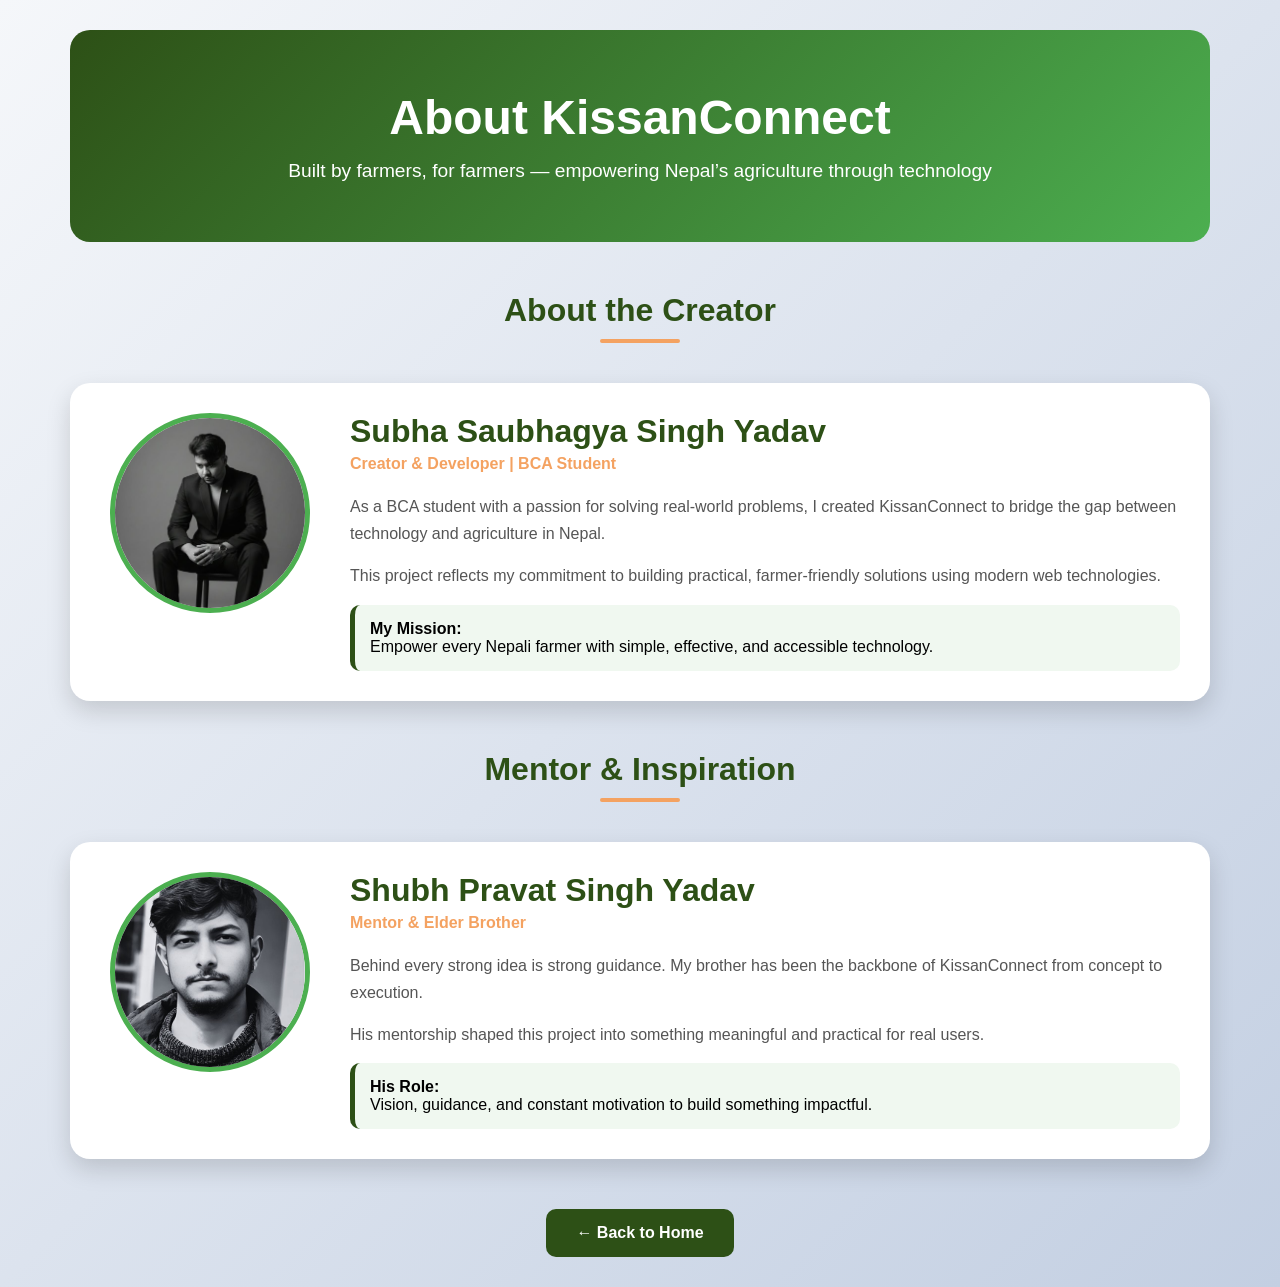
<file: public/about.html>
<!DOCTYPE html>
<html lang="en">
<head>
<meta charset="UTF-8">
<meta name="viewport" content="width=device-width, initial-scale=1.0">
<title>About Us - KissanConnect</title>

<style>
/* ===== RESET ===== */
* {
    margin: 0;
    padding: 0;
    box-sizing: border-box;
}

body {
    font-family: Arial, Helvetica, sans-serif;
    background: linear-gradient(135deg, #f5f7fa, #c3cfe2);
    min-height: 100vh;
}

/* ===== COLORS ===== */
:root {
    --green: #2d5016;
    --light-green: #4caf50;
    --yellow: #f4a261;
}

/* ===== LAYOUT ===== */
.container {
    max-width: 1200px;
    margin: auto;
    padding: 30px;
}

/* ===== HERO ===== */
.hero {
    background: linear-gradient(135deg, var(--green), var(--light-green));
    color: white;
    padding: 60px 30px;
    text-align: center;
    border-radius: 20px;
    margin-bottom: 50px;
}

.hero h1 {
    font-size: 3rem;
    margin-bottom: 15px;
}

.hero p {
    font-size: 1.2rem;
}

/* ===== SECTION TITLE ===== */
.section-title {
    text-align: center;
    font-size: 2rem;
    color: var(--green);
    margin-bottom: 40px;
    position: relative;
}

.section-title::after {
    content: "";
    width: 80px;
    height: 4px;
    background: var(--yellow);
    display: block;
    margin: 10px auto 0;
    border-radius: 5px;
}

/* ===== PROFILE CARD ===== */
.card {
    background: white;
    border-radius: 20px;
    padding: 30px;
    display: grid;
    grid-template-columns: 220px 1fr;
    gap: 30px;
    box-shadow: 0 10px 25px rgba(0,0,0,0.15);
    margin-bottom: 50px;
}

/* ===== PHOTO ===== */
.photo-wrapper {
    text-align: center;
}

.photo {
    width: 200px;
    height: 200px;
    border-radius: 50%;
    overflow: hidden;
    margin: auto;
    border: 5px solid var(--light-green);
}

.photo img {
    width: 100%;
    height: 100%;
    object-fit: cover;
    display: block;
}

/* ===== CONTENT ===== */
.card h2 {
    color: var(--green);
    font-size: 2rem;
    margin-bottom: 5px;
}

.role {
    color: var(--yellow);
    font-weight: bold;
    margin-bottom: 20px;
}

.text p {
    color: #555;
    line-height: 1.7;
    margin-bottom: 15px;
}

.highlight {
    background: #f0f8f0;
    border-left: 5px solid var(--green);
    padding: 15px;
    border-radius: 10px;
}

/* ===== BUTTON ===== */
.back {
    display: block;
    width: fit-content;
    margin: auto;
    margin-top: 40px;
    padding: 15px 30px;
    background: var(--green);
    color: white;
    text-decoration: none;
    border-radius: 10px;
    font-weight: bold;
}

/* ===== RESPONSIVE ===== */
@media (max-width: 768px) {
    .card {
        grid-template-columns: 1fr;
        text-align: center;
    }

    .photo {
        width: 150px;
        height: 150px;
    }
}
</style>
</head>

<body>

<div class="container">

    <!-- HERO -->
    <div class="hero">
        <h1>About KissanConnect</h1>
        <p>Built by farmers, for farmers — empowering Nepal’s agriculture through technology</p>
    </div>

    <!-- CREATOR -->
    <h2 class="section-title">About the Creator</h2>

    <div class="card">
        <div class="photo-wrapper">
            <div class="photo">
                <!-- IMAGE WILL SHOW -->
                <img src="./saugat.jpg">
            </div>
        </div>

        <div class="text">
            <h2>Subha Saubhagya Singh Yadav</h2>
            <div class="role">Creator & Developer | BCA Student</div>

            <p>
                As a BCA student with a passion for solving real-world problems, I created
                KissanConnect to bridge the gap between technology and agriculture in Nepal.
            </p>

            <p>
                This project reflects my commitment to building practical, farmer-friendly
                solutions using modern web technologies.
            </p>

            <div class="highlight">
                <strong>My Mission:</strong><br>
                Empower every Nepali farmer with simple, effective, and accessible technology.
            </div>
        </div>
    </div>

    <!-- MENTOR -->
    <h2 class="section-title">Mentor & Inspiration</h2>

    <div class="card">
        <div class="photo-wrapper">
            <div class="photo">
                <!-- IMAGE WILL SHOW -->
                <img src="./shubh.jpg">

            </div>
        </div>

        <div class="text">
            <h2>Shubh Pravat Singh Yadav</h2>
            <div class="role">Mentor & Elder Brother</div>

            <p>
                Behind every strong idea is strong guidance. My brother has been the backbone
                of KissanConnect from concept to execution.
            </p>

            <p>
                His mentorship shaped this project into something meaningful and practical
                for real users.
            </p>

            <div class="highlight">
                <strong>His Role:</strong><br>
                Vision, guidance, and constant motivation to build something impactful.
            </div>
        </div>
    </div>

    <a href="index.html" class="back">← Back to Home</a>

</div>

</body>
</html>
</file>
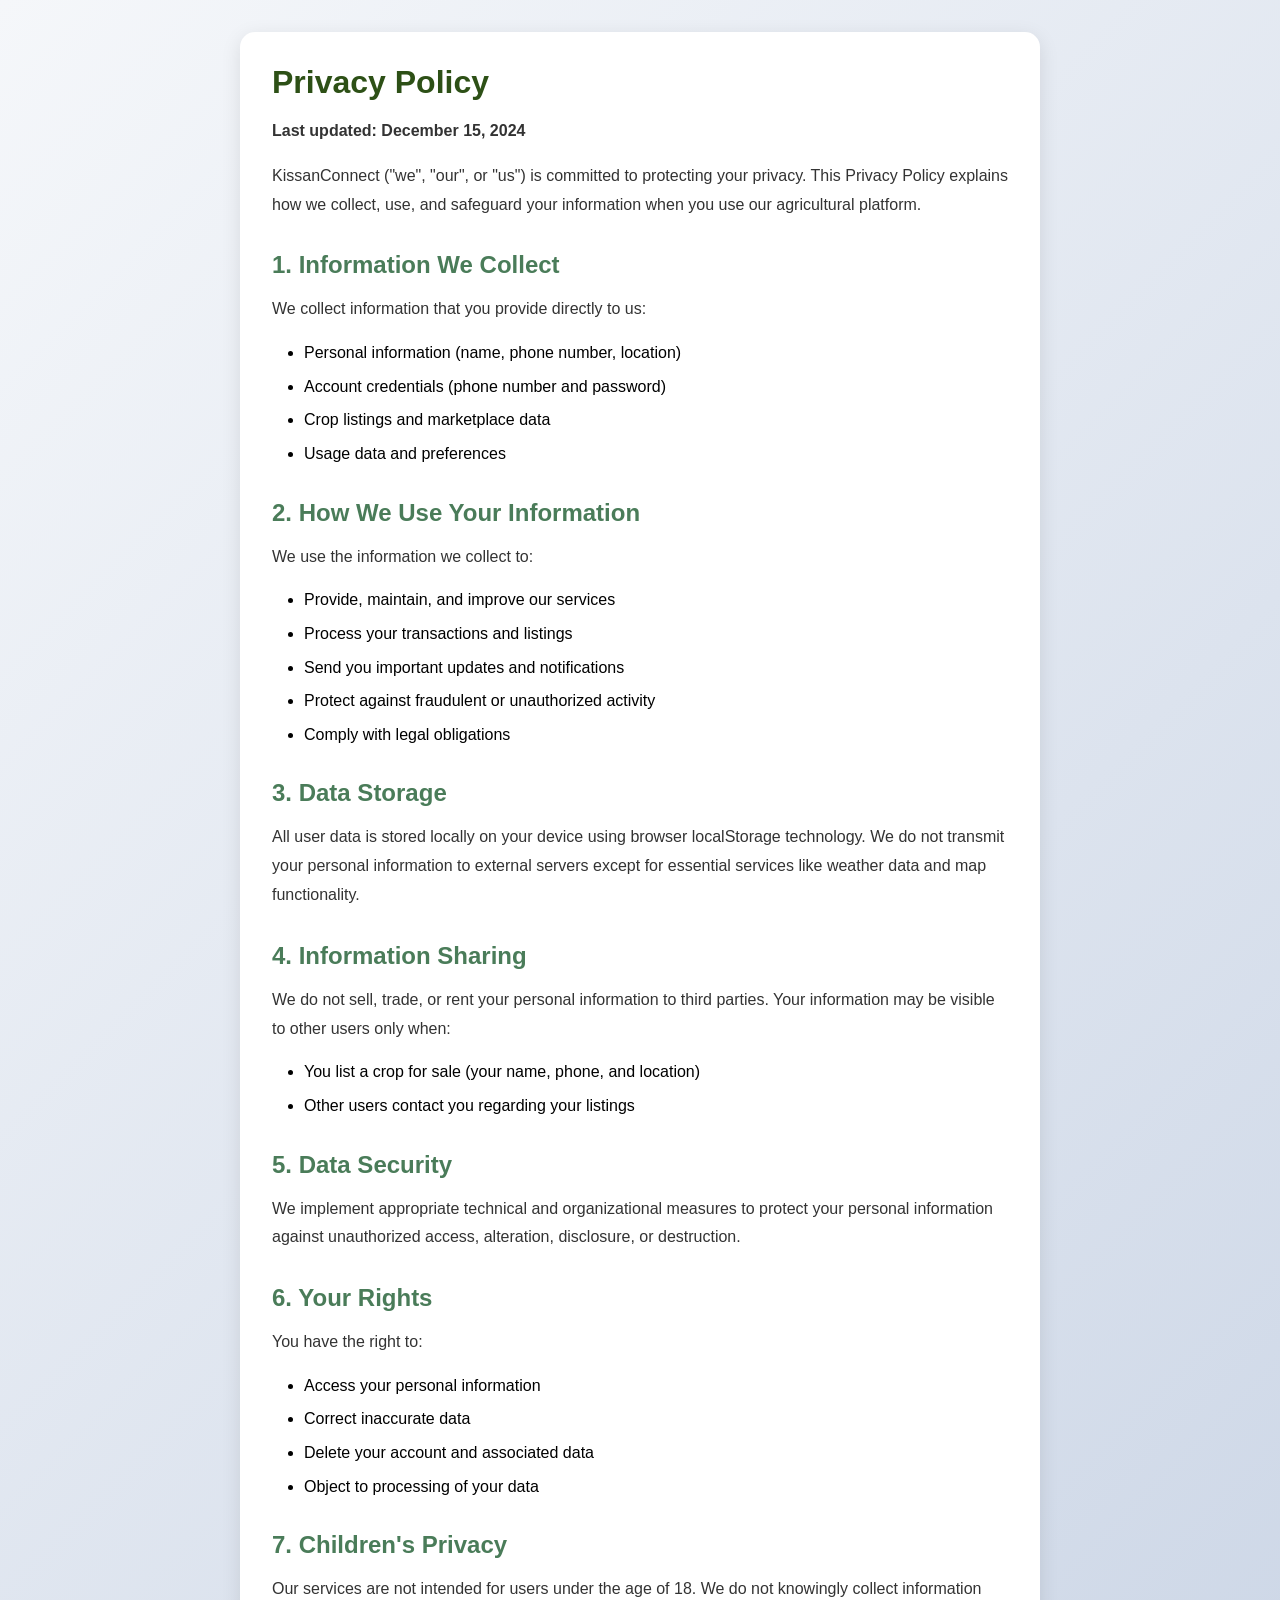
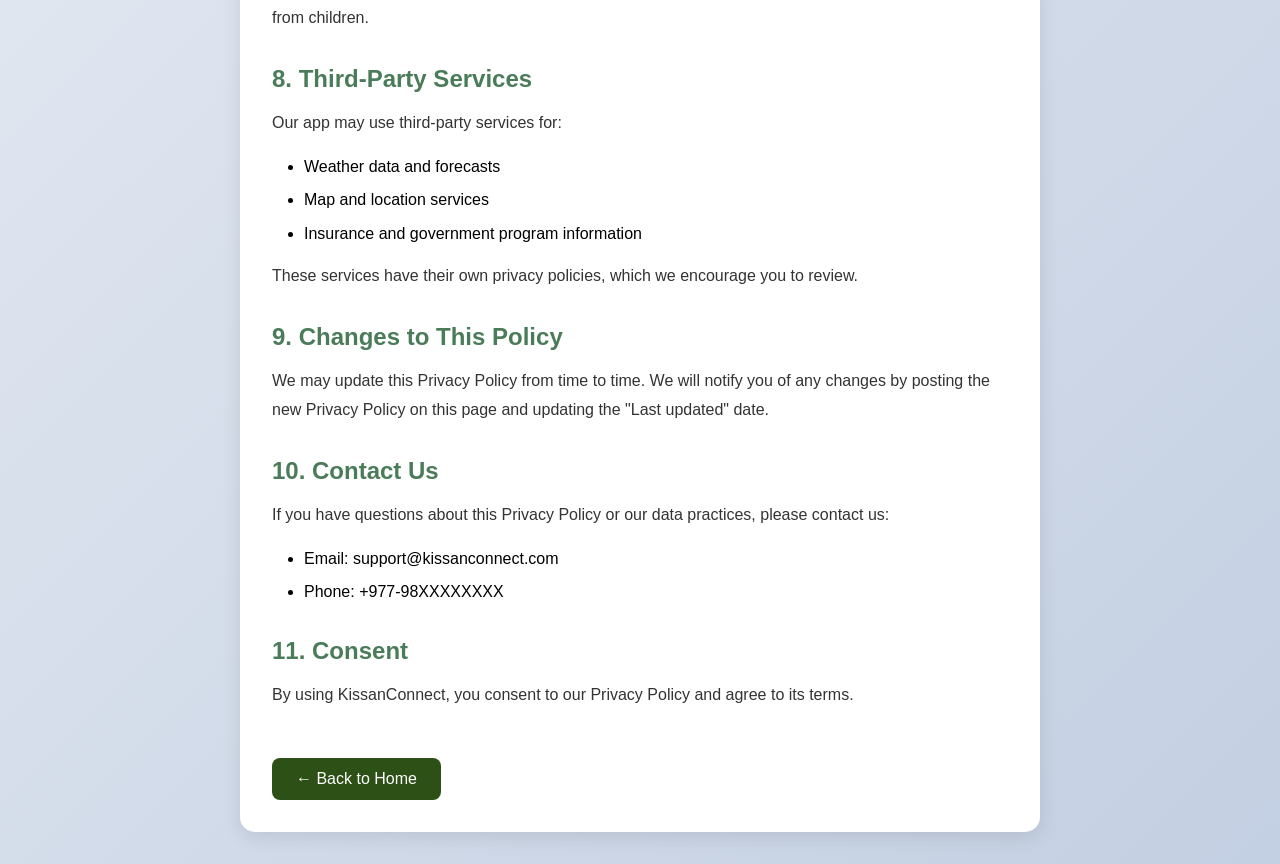
<file: public/privacy-policy.html>
<!DOCTYPE html>
<html lang="en">
<head>
    <meta charset="UTF-8">
    <meta name="viewport" content="width=device-width, initial-scale=1.0">
    <title>Privacy Policy - KissanConnect</title>
    <link rel="stylesheet" href="FC.css">
    <style>
        .privacy-container {
            max-width: 800px;
            margin: 2rem auto;
            padding: 2rem;
            background: white;
            border-radius: 15px;
            box-shadow: 0 5px 20px rgba(0, 0, 0, 0.1);
        }
        .privacy-container h1 {
            color: var(--primary-green);
            margin-bottom: 1rem;
        }
        .privacy-container h2 {
            color: var(--light-green);
            margin-top: 2rem;
            margin-bottom: 1rem;
        }
        .privacy-container p {
            line-height: 1.8;
            margin-bottom: 1rem;
            color: #333;
        }
        .privacy-container ul {
            margin-left: 2rem;
            margin-bottom: 1rem;
        }
        .privacy-container li {
            margin-bottom: 0.5rem;
            line-height: 1.6;
        }
        .back-button {
            display: inline-block;
            margin-top: 2rem;
            padding: 0.75rem 1.5rem;
            background: var(--primary-green);
            color: white;
            text-decoration: none;
            border-radius: 8px;
            transition: all 0.3s;
        }
        .back-button:hover {
            background: var(--light-green);
            transform: translateY(-2px);
        }
    </style>
</head>
<body>
    <div class="privacy-container">
        <h1>Privacy Policy</h1>
        <p><strong>Last updated: December 15, 2024</strong></p>
        
        <p>KissanConnect ("we", "our", or "us") is committed to protecting your privacy. This Privacy Policy explains how we collect, use, and safeguard your information when you use our agricultural platform.</p>
        
        <h2>1. Information We Collect</h2>
        <p>We collect information that you provide directly to us:</p>
        <ul>
            <li>Personal information (name, phone number, location)</li>
            <li>Account credentials (phone number and password)</li>
            <li>Crop listings and marketplace data</li>
            <li>Usage data and preferences</li>
        </ul>
        
        <h2>2. How We Use Your Information</h2>
        <p>We use the information we collect to:</p>
        <ul>
            <li>Provide, maintain, and improve our services</li>
            <li>Process your transactions and listings</li>
            <li>Send you important updates and notifications</li>
            <li>Protect against fraudulent or unauthorized activity</li>
            <li>Comply with legal obligations</li>
        </ul>
        
        <h2>3. Data Storage</h2>
        <p>All user data is stored locally on your device using browser localStorage technology. We do not transmit your personal information to external servers except for essential services like weather data and map functionality.</p>
        
        <h2>4. Information Sharing</h2>
        <p>We do not sell, trade, or rent your personal information to third parties. Your information may be visible to other users only when:</p>
        <ul>
            <li>You list a crop for sale (your name, phone, and location)</li>
            <li>Other users contact you regarding your listings</li>
        </ul>
        
        <h2>5. Data Security</h2>
        <p>We implement appropriate technical and organizational measures to protect your personal information against unauthorized access, alteration, disclosure, or destruction.</p>
        
        <h2>6. Your Rights</h2>
        <p>You have the right to:</p>
        <ul>
            <li>Access your personal information</li>
            <li>Correct inaccurate data</li>
            <li>Delete your account and associated data</li>
            <li>Object to processing of your data</li>
        </ul>
        
        <h2>7. Children's Privacy</h2>
        <p>Our services are not intended for users under the age of 18. We do not knowingly collect information from children.</p>
        
        <h2>8. Third-Party Services</h2>
        <p>Our app may use third-party services for:</p>
        <ul>
            <li>Weather data and forecasts</li>
            <li>Map and location services</li>
            <li>Insurance and government program information</li>
        </ul>
        <p>These services have their own privacy policies, which we encourage you to review.</p>
        
        <h2>9. Changes to This Policy</h2>
        <p>We may update this Privacy Policy from time to time. We will notify you of any changes by posting the new Privacy Policy on this page and updating the "Last updated" date.</p>
        
        <h2>10. Contact Us</h2>
        <p>If you have questions about this Privacy Policy or our data practices, please contact us:</p>
        <ul>
            <li>Email: support@kissanconnect.com</li>
            <li>Phone: +977-98XXXXXXXX</li>
        </ul>
        
        <h2>11. Consent</h2>
        <p>By using KissanConnect, you consent to our Privacy Policy and agree to its terms.</p>
        
        <a href="index.html" class="back-button">← Back to Home</a>
    </div>
</body>
</html>
</file>
<file: public/FC.css>
* {
  margin: 0;
  padding: 0;
  box-sizing: border-box;
}

body {
  font-family: "Mukti", sans-serif;
  background: linear-gradient(135deg, #f5f7fa 0%, #c3cfe2 100%);
  min-height: 100vh;
  overflow-x: hidden;
}

/* Enhanced Animations */
@keyframes fadeInUp {
  from {
    opacity: 0;
    transform: translateY(30px);
  }
  to {
    opacity: 1;
    transform: translateY(0);
  }
}

@keyframes slideInLeft {
  from {
    opacity: 0;
    transform: translateX(-50px);
  }
  to {
    opacity: 1;
    transform: translateX(0);
  }
}

@keyframes bounce {
  0%,
  20%,
  50%,
  80%,
  100% {
    transform: translateY(0);
  }
  40% {
    transform: translateY(-10px);
  }
  60% {
    transform: translateY(-5px);
  }
}

@keyframes pulse {
  0% {
    transform: scale(1);
  }
  50% {
    transform: scale(1.05);
  }
  100% {
    transform: scale(1);
  }
}

@keyframes shimmer {
  0% {
    background-position: -200px 0;
  }
  100% {
    background-position: calc(200px + 100%) 0;
  }
}

@keyframes typing {
  from {
    width: 0;
  }
  to {
    width: 100%;
  }
}

@keyframes blink {
  50% {
    border-color: transparent;
  }
}

@keyframes fadeImage {
  0% {
    opacity: 0;
  }
  20% {
    opacity: 1;
  }
  80% {
    opacity: 1;
  }
  100% {
    opacity: 0;
  }
}

/* Color Variables */
:root {
  --primary-green: #2d5016;
  --light-green: #4a7c59;
  --mustard-yellow: #f4a261;
  --sky-blue: #87ceeb;
  --earth-brown: #8b4513;
  --white: #ffffff;
  --light-gray: #f8f9fa;
  --success-green: #28a745;
  --warning-orange: #fd7e14;
  --danger-red: #dc3545;
}

/* Enhanced Header */
.header {
  background: linear-gradient(135deg, var(--primary-green), var(--light-green));
  color: white;
  padding: 0.8rem 0;
  box-shadow: 0 4px 20px rgba(0, 0, 0, 0.15);
  position: sticky;
  top: 0;
  z-index: 1000;
  animation: slideInLeft 0.8s ease-out;
}

.nav-container {
  max-width: 1200px;
  margin: 0 auto;
  display: flex;
  justify-content: space-between;
  align-items: center;
  padding: 0 1rem;
  gap: 1rem;
}

.logo {
  display: flex;
  align-items: center;
  font-size: 1.4rem;
  font-weight: 700;
  animation: bounce 2s infinite;
  flex-shrink: 0;
  margin-right: 2rem;
}

.logo::before {
  content: "🌾";
  margin-right: 0.5rem;
  font-size: 1.6rem;
  animation: pulse 2s infinite;
}

.nav-menu {
  display: flex;
  list-style: none;
  gap: 0.8rem;
  margin: 0;
  padding: 0;
  flex: 1;
  justify-content: center;
}

.nav-menu li {
  cursor: pointer;
  padding: 0.4rem 0.8rem;
  border-radius: 20px;
  transition: all 0.3s ease;
  position: relative;
  overflow: hidden;
  font-size: 0.75rem;
  white-space: nowrap;
}

.nav-menu li::before {
  content: "";
  position: absolute;
  top: 0;
  left: -100%;
  width: 100%;
  height: 100%;
  background: linear-gradient(90deg, transparent, rgba(255, 255, 255, 0.2), transparent);
  transition: left 0.5s;
}

.nav-menu li:hover::before {
  left: 100%;
}

.nav-menu li:hover {
  background: rgba(255, 255, 255, 0.2);
  transform: translateY(-2px);
}

.auth-buttons {
  display: flex;
  gap: 0.5rem;
  flex-shrink: 0;
}

.user-info {
  display: flex;
  align-items: center;
  gap: 0.8rem;
  color: white;
  flex-shrink: 0;
}

.user-avatar {
  width: 32px;
  height: 32px;
  border-radius: 50%;
  background: var(--mustard-yellow);
  display: flex;
  align-items: center;
  justify-content: center;
  font-weight: bold;
  color: var(--primary-green);
  font-size: 0.85rem;
  flex-shrink: 0;
}

.user-name {
  max-width: 100px;
  overflow: hidden;
  text-overflow: ellipsis;
  white-space: nowrap;
  font-size: 0.85rem;
}

.btn {
  padding: 0.5rem 1rem;
  border: none;
  border-radius: 20px;
  cursor: pointer;
  font-weight: 600;
  transition: all 0.3s ease;
  font-size: 0.8rem;
  position: relative;
  overflow: hidden;
  z-index: 10;
  white-space: nowrap;
}

.btn::before {
  content: "";
  position: absolute;
  top: 50%;
  left: 50%;
  width: 0;
  height: 0;
  background: rgba(255, 255, 255, 0.3);
  border-radius: 50%;
  transform: translate(-50%, -50%);
  transition: width 0.3s, height 0.3s;
}

.btn:hover::before {
  width: 300px;
  height: 300px;
}

.btn-primary {
  background: var(--mustard-yellow);
  color: var(--primary-green);
}

.btn-secondary {
  background: transparent;
  color: white;
  border: 2px solid white;
}

.btn-success {
  background: var(--success-green);
  color: white;
}

.btn-danger {
  background: var(--danger-red);
  color: white;
}

.btn:hover {
  transform: translateY(-2px);
  box-shadow: 0 8px 25px rgba(0, 0, 0, 0.2);
}

/* Responsive Design for Header */
@media (max-width: 1024px) {
  .nav-menu {
    gap: 0.5rem;
  }

  .nav-menu li {
    padding: 0.3rem 0.6rem;
    font-size: 0.8rem;
  }

  .logo {
    font-size: 1.2rem;
    margin-right: 1rem;
  }

  .btn {
    padding: 0.4rem 0.8rem;
    font-size: 0.75rem;
  }

  .user-name {
    max-width: 80px;
  }
}

@media (max-width: 768px) {
  .nav-menu {
    display: none;
  }

  .nav-container {
    justify-content: space-between;
  }

  .logo {
    margin-right: 0;
  }
}

@media (max-width: 480px) {
  .logo {
    font-size: 1.1rem;
  }

  .user-name {
    max-width: 60px;
    font-size: 0.8rem;
  }

  .btn {
    padding: 0.4rem 0.7rem;
    font-size: 0.75rem;
  }

  .auth-buttons {
    gap: 0.3rem;
  }
}

/* Enhanced Main Container */
.container {
  max-width: 1200px;
  margin: 0 auto;
  padding: 2rem;
}

/* Page Sections */
.page {
  display: none;
  animation: fadeInUp 0.6s ease-out;
}

.page.active {
  display: block;
}

/* Enhanced Hero Section with Rotating Images */
.hero {
  text-align: center;
  padding: 4rem 0;
  color: white;
  border-radius: 20px;
  margin-bottom: 0;
  position: relative;
  overflow: hidden;
  height: 600px;
  z-index: 1;
}

.hero-background {
  position: absolute;
  top: 0;
  left: 0;
  width: 100%;
  height: 100%;
  background-size: cover;
  background-position: center;
  opacity: 0;
  transition: opacity 1s ease-in-out;
}

.hero-background.active {
  opacity: 1;
}

.hero-content {
  position: relative;
  z-index: 10;
  height: 100%;
  display: flex;
  flex-direction: column;
  justify-content: center;
  align-items: center;
  pointer-events: none;
}

.hero-content > * {
  pointer-events: auto;
}

.hero h1 {
  font-size: 3.5rem;
  margin-bottom: 1rem;
  text-shadow: 2px 2px 4px rgba(0, 0, 0, 0.8);
  animation: fadeInUp 1s ease-out 0.2s both;
}

.hero p {
  font-size: 1.3rem;
  margin-bottom: 2rem;
  max-width: 600px;
  margin-left: auto;
  margin-right: auto;
  text-shadow: 1px 1px 2px rgba(0, 0, 0, 0.8);
  animation: fadeInUp 1s ease-out 0.4s both;
}

/* Services Section - Separate from Hero */
.services-section {
  background: linear-gradient(135deg, #f5f7fa 0%, #c3cfe2 100%);
  padding: 4rem 0;
  margin-top: 0;
}

.features-grid {
  display: grid;
  grid-template-columns: repeat(auto-fit, minmax(300px, 1fr));
  gap: 2rem;
}

.feature-card {
  background: white;
  padding: 2rem;
  border-radius: 15px;
  box-shadow: 0 5px 20px rgba(0, 0, 0, 0.1);
  text-align: center;
  transition: all 0.4s ease;
  cursor: pointer;
  position: relative;
  overflow: hidden;
  animation: fadeInUp 0.8s ease-out;
}

.feature-card::before {
  content: "";
  position: absolute;
  top: 0;
  left: -100%;
  width: 100%;
  height: 100%;
  background: linear-gradient(90deg, transparent, rgba(244, 162, 97, 0.1), transparent);
  transition: left 0.5s;
}

.feature-card:hover::before {
  left: 100%;
}

.feature-card:hover {
  transform: translateY(-10px) scale(1.02);
  box-shadow: 0 15px 40px rgba(0, 0, 0, 0.2);
}

.feature-icon {
  font-size: 3rem;
  margin-bottom: 1rem;
  animation: bounce 2s infinite;
}

.feature-card h3 {
  color: var(--primary-green);
  margin-bottom: 1rem;
  font-size: 1.3rem;
}

/* Enhanced Login/Register */
.login-container {
  max-width: 400px;
  margin: 2rem auto;
  background: white;
  padding: 3rem;
  border-radius: 20px;
  box-shadow: 0 15px 35px rgba(0, 0, 0, 0.1);
  animation: fadeInUp 0.8s ease-out;
  position: relative;
  overflow: hidden;
}

.login-container::before {
  content: "";
  position: absolute;
  top: 0;
  left: 0;
  right: 0;
  height: 4px;
  background: linear-gradient(90deg, var(--primary-green), var(--mustard-yellow), var(--sky-blue));
}

.login-header {
  text-align: center;
  margin-bottom: 2rem;
}

.login-header h2 {
  color: var(--primary-green);
  margin-bottom: 0.5rem;
  animation: slideInLeft 0.6s ease-out;
}

.form-group {
  margin-bottom: 1.5rem;
  animation: fadeInUp 0.6s ease-out;
}

.form-group label {
  display: block;
  margin-bottom: 0.5rem;
  color: var(--primary-green);
  font-weight: 600;
}

.form-group input,
.form-group select,
.form-group textarea {
  width: 100%;
  padding: 1rem;
  border: 2px solid #e0e0e0;
  border-radius: 10px;
  font-size: 1rem;
  transition: all 0.3s ease;
}

.form-group input:focus,
.form-group select:focus,
.form-group textarea:focus {
  outline: none;
  border-color: var(--light-green);
  box-shadow: 0 0 0 3px rgba(74, 124, 89, 0.1);
  transform: scale(1.02);
}

/* Modal Styles */
.modal {
  display: none;
  position: fixed;
  z-index: 2000;
  left: 0;
  top: 0;
  width: 100%;
  height: 100%;
  background-color: rgba(0, 0, 0, 0.5);
  animation: fadeInUp 0.3s ease-out;
}

.modal-content {
  background-color: white;
  margin: 5% auto;
  padding: 2rem;
  border-radius: 15px;
  width: 90%;
  max-width: 500px;
  max-height: 80vh;
  overflow-y: auto;
  animation: fadeInUp 0.5s ease-out;
}

.close {
  color: #aaa;
  float: right;
  font-size: 28px;
  font-weight: bold;
  cursor: pointer;
  transition: color 0.3s;
}

.close:hover {
  color: var(--danger-red);
}

/* Enhanced Weather */
.weather-container {
  background: linear-gradient(135deg, var(--sky-blue), #b3d9ff);
  padding: 2rem;
  border-radius: 20px;
  color: white;
  margin-bottom: 2rem;
  animation: fadeInUp 0.8s ease-out;
  position: relative;
  overflow: hidden;
}

.weather-container::before {
  content: "";
  position: absolute;
  top: -50%;
  left: -50%;
  width: 200%;
  height: 200%;
  background: radial-gradient(circle, rgba(255, 255, 255, 0.1) 0%, transparent 70%);
  animation: pulse 4s infinite;
}

.weather-current {
  text-align: center;
  margin-bottom: 2rem;
  position: relative;
  z-index: 1;
}

.weather-current .temp {
  font-size: 4rem;
  font-weight: 700;
  animation: pulse 3s infinite;
}

.weather-forecast {
  display: grid;
  grid-template-columns: repeat(auto-fit, minmax(150px, 1fr));
  gap: 1rem;
  position: relative;
  z-index: 1;
}

.forecast-day {
  background: rgba(255, 255, 255, 0.2);
  padding: 1rem;
  border-radius: 10px;
  text-align: center;
  transition: all 0.3s ease;
  animation: fadeInUp 0.6s ease-out;
}

.forecast-day:hover {
  background: rgba(255, 255, 255, 0.3);
  transform: translateY(-5px);
}

.weather-selector {
  margin-bottom: 2rem;
  text-align: center;
}

.weather-selector select {
  padding: 1rem;
  border: 2px solid var(--primary-green);
  border-radius: 10px;
  font-size: 1rem;
  background: white;
  color: var(--primary-green);
  min-width: 200px;
}

/* Enhanced Marketplace */
.marketplace-header {
  display: flex;
  justify-content: space-between;
  align-items: center;
  margin-bottom: 2rem;
  animation: slideInLeft 0.8s ease-out;
}

.search-filters {
  display: flex;
  gap: 1rem;
  margin-bottom: 2rem;
  flex-wrap: wrap;
  animation: fadeInUp 0.6s ease-out;
}

.search-filters select,
.search-filters input {
  padding: 0.7rem;
  border: 2px solid #e0e0e0;
  border-radius: 10px;
  font-size: 1rem;
  transition: all 0.3s ease;
}

.search-filters input:focus,
.search-filters select:focus {
  border-color: var(--light-green);
  box-shadow: 0 0 0 3px rgba(74, 124, 89, 0.1);
}

.crop-grid {
  display: grid;
  grid-template-columns: repeat(auto-fit, minmax(280px, 1fr));
  gap: 2rem;
}

.crop-card {
  background: white;
  border-radius: 15px;
  overflow: hidden;
  box-shadow: 0 5px 20px rgba(0, 0, 0, 0.1);
  transition: all 0.4s ease;
  animation: fadeInUp 0.8s ease-out;
  position: relative;
}

.crop-card::before {
  content: "";
  position: absolute;
  top: 0;
  left: 0;
  right: 0;
  bottom: 0;
  background: linear-gradient(45deg, transparent, rgba(244, 162, 97, 0.1), transparent);
  opacity: 0;
  transition: opacity 0.3s;
}

.crop-card:hover::before {
  opacity: 1;
}

.crop-card:hover {
  transform: translateY(-10px) scale(1.02);
  box-shadow: 0 20px 40px rgba(0, 0, 0, 0.15);
}

.crop-image {
  width: 100%;
  height: 200px;
  background: linear-gradient(45deg, var(--light-green), var(--mustard-yellow));
  display: flex;
  align-items: center;
  justify-content: center;
  font-size: 4rem;
  position: relative;
  overflow: hidden;
}

.crop-image::before {
  content: "";
  position: absolute;
  top: 0;
  left: -100%;
  width: 100%;
  height: 100%;
  background: linear-gradient(90deg, transparent, rgba(255, 255, 255, 0.3), transparent);
  transition: left 0.5s;
}

.crop-card:hover .crop-image::before {
  left: 100%;
}

.crop-info {
  padding: 1.5rem;
  position: relative;
  z-index: 1;
}

.crop-price {
  font-size: 1.5rem;
  font-weight: 700;
  color: var(--primary-green);
  margin-bottom: 0.5rem;
  animation: pulse 2s infinite;
}

/* Learning Page Enhancements */
.learning-categories {
  display: grid;
  grid-template-columns: repeat(auto-fit, minmax(250px, 1fr));
  gap: 2rem;
  margin-bottom: 3rem;
}

.category-card {
  background: white;
  padding: 2rem;
  border-radius: 15px;
  box-shadow: 0 5px 20px rgba(0, 0, 0, 0.1);
  text-align: center;
  cursor: pointer;
  transition: all 0.3s ease;
  animation: fadeInUp 0.8s ease-out;
}

.category-card:hover {
  transform: translateY(-5px);
  box-shadow: 0 15px 30px rgba(0, 0, 0, 0.15);
}

/* Learning Content Styles */
.learning-content {
  background: white;
  padding: 2rem;
  border-radius: 15px;
  box-shadow: 0 5px 20px rgba(0, 0, 0, 0.1);
  margin-bottom: 2rem;
}

.learning-content h3 {
  color: var(--primary-green);
  margin-bottom: 1rem;
  font-size: 1.5rem;
}

.learning-content h4 {
  color: var(--light-green);
  margin: 1rem 0 0.5rem 0;
}

.learning-content ul {
  margin-left: 1.5rem;
  margin-bottom: 1rem;
}

.learning-content li {
  margin-bottom: 0.5rem;
  line-height: 1.6;
}

.learning-content .highlight {
  background: #fff3cd;
  padding: 1rem;
  border-radius: 10px;
  border-left: 4px solid var(--mustard-yellow);
  margin: 1rem 0;
}

.learning-content .tip {
  background: #d1ecf1;
  padding: 1rem;
  border-radius: 10px;
  border-left: 4px solid var(--sky-blue);
  margin: 1rem 0;
}

/* Subsidy Calculator */
.calculator-result {
  background: var(--success-green);
  color: white;
  padding: 2rem;
  border-radius: 15px;
  margin-top: 2rem;
  text-align: center;
  animation: fadeInUp 0.5s ease-out;
}

.calculator-result h3 {
  margin-bottom: 1rem;
  font-size: 1.5rem;
}

.calculator-result .amount {
  font-size: 2.5rem;
  font-weight: bold;
  margin-bottom: 1rem;
}

/* Loading Animation */
.loading {
  display: inline-block;
  width: 20px;
  height: 20px;
  border: 3px solid rgba(255, 255, 255, 0.3);
  border-radius: 50%;
  border-top-color: #fff;
  animation: spin 1s ease-in-out infinite;
}

@keyframes spin {
  to {
    transform: rotate(360deg);
  }
}

/* Success/Error Messages */
.message.success {
  background: rgba(40, 167, 69, 0.1);
  border: 1px solid var(--success-green);
  color: var(--success-green);
  padding: 1rem;
  border-radius: 10px;
  margin: 1rem 0;
  animation: fadeInUp 0.5s ease-out;
}

.message.error {
  background: rgba(220, 53, 69, 0.1);
  border: 1px solid var(--danger-red);
  color: var(--danger-red);
  padding: 1rem;
  border-radius: 10px;
  margin: 1rem 0;
  animation: fadeInUp 0.5s ease-out;
}

/* Enhanced Dashboard */
.dashboard-stats {
  display: grid;
  grid-template-columns: repeat(auto-fit, minmax(200px, 1fr));
  gap: 2rem;
  margin-bottom: 3rem;
}

.stat-card {
  background: white;
  padding: 2rem;
  border-radius: 15px;
  box-shadow: 0 5px 20px rgba(0, 0, 0, 0.1);
  text-align: center;
  transition: all 0.3s ease;
  animation: fadeInUp 0.8s ease-out;
  position: relative;
  overflow: hidden;
}

.stat-card::before {
  content: "";
  position: absolute;
  top: 0;
  left: 0;
  right: 0;
  height: 4px;
  background: linear-gradient(90deg, var(--primary-green), var(--mustard-yellow));
}

.stat-card:hover {
  transform: translateY(-5px);
  box-shadow: 0 15px 30px rgba(0, 0, 0, 0.15);
}

.stat-number {
  font-size: 2.5rem;
  font-weight: 700;
  color: var(--primary-green);
  animation: pulse 2s infinite;
}

.stat-label {
  color: #666;
  margin-top: 0.5rem;
}

.empty-state {
  text-align: center;
  padding: 3rem;
  color: #666;
  background: white;
  border-radius: 15px;
  box-shadow: 0 5px 20px rgba(0, 0, 0, 0.1);
}

.empty-state .icon {
  font-size: 4rem;
  margin-bottom: 1rem;
  opacity: 0.5;
}

/* Store Grid Styles */
.store-grid {
  display: grid;
  grid-template-columns: repeat(auto-fit, minmax(280px, 1fr));
  gap: 2rem;
}

.store-item {
  background: white;
  border-radius: 15px;
  overflow: hidden;
  box-shadow: 0 5px 20px rgba(0, 0, 0, 0.1);
  transition: all 0.4s ease;
  animation: fadeInUp 0.8s ease-out;
  position: relative;
}

.store-item:hover {
  transform: translateY(-10px) scale(1.02);
  box-shadow: 0 20px 40px rgba(0, 0, 0, 0.15);
}

.store-item-image {
  width: 100%;
  height: 200px;
  background: linear-gradient(45deg, var(--light-green), var(--mustard-yellow));
  display: flex;
  align-items: center;
  justify-content: center;
  font-size: 4rem;
  position: relative;
  overflow: hidden;
}

.store-item-info {
  padding: 1.5rem;
}

.store-item-price {
  font-size: 1.5rem;
  font-weight: 700;
  color: var(--primary-green);
  margin-bottom: 0.5rem;
}

.insurance-info-card {
  background: white;
  padding: 2rem;
  border-radius: 15px;
  box-shadow: 0 5px 20px rgba(0, 0, 0, 0.1);
  margin-bottom: 2rem;
  animation: fadeInUp 0.8s ease-out;
}

.insurance-info-card h4 {
  color: var(--primary-green);
  margin-bottom: 1rem;
  font-size: 1.3rem;
}

.insurance-link {
  display: inline-block;
  background: var(--primary-green);
  color: white;
  padding: 0.8rem 1.5rem;
  border-radius: 10px;
  text-decoration: none;
  margin: 0.5rem 0.5rem 0.5rem 0;
  transition: all 0.3s ease;
}

.insurance-link:hover {
  background: var(--light-green);
  transform: translateY(-2px);
  box-shadow: 0 5px 15px rgba(0, 0, 0, 0.2);
}

.insurance-link.disabled {
  background: #ccc;
  cursor: not-allowed;
  transform: none;
}

.insurance-link.disabled:hover {
  background: #ccc;
  transform: none;
  box-shadow: none;
}

/* Responsive Design */

/* Adding mobile menu toggle button */
.mobile-menu-toggle {
  display: none;
  flex-direction: column;
  gap: 4px;
  background: transparent;
  border: none;
  cursor: pointer;
  padding: 0.5rem;
  z-index: 1001;
}

.mobile-menu-toggle span {
  width: 25px;
  height: 3px;
  background: white;
  border-radius: 2px;
  transition: all 0.3s ease;
}

.mobile-menu-toggle.active span:nth-child(1) {
  transform: rotate(45deg) translate(5px, 5px);
}

.mobile-menu-toggle.active span:nth-child(2) {
  opacity: 0;
}

.mobile-menu-toggle.active span:nth-child(3) {
  transform: rotate(-45deg) translate(5px, -5px);
}

.hidden {
  display: none !important;
}
</file>
